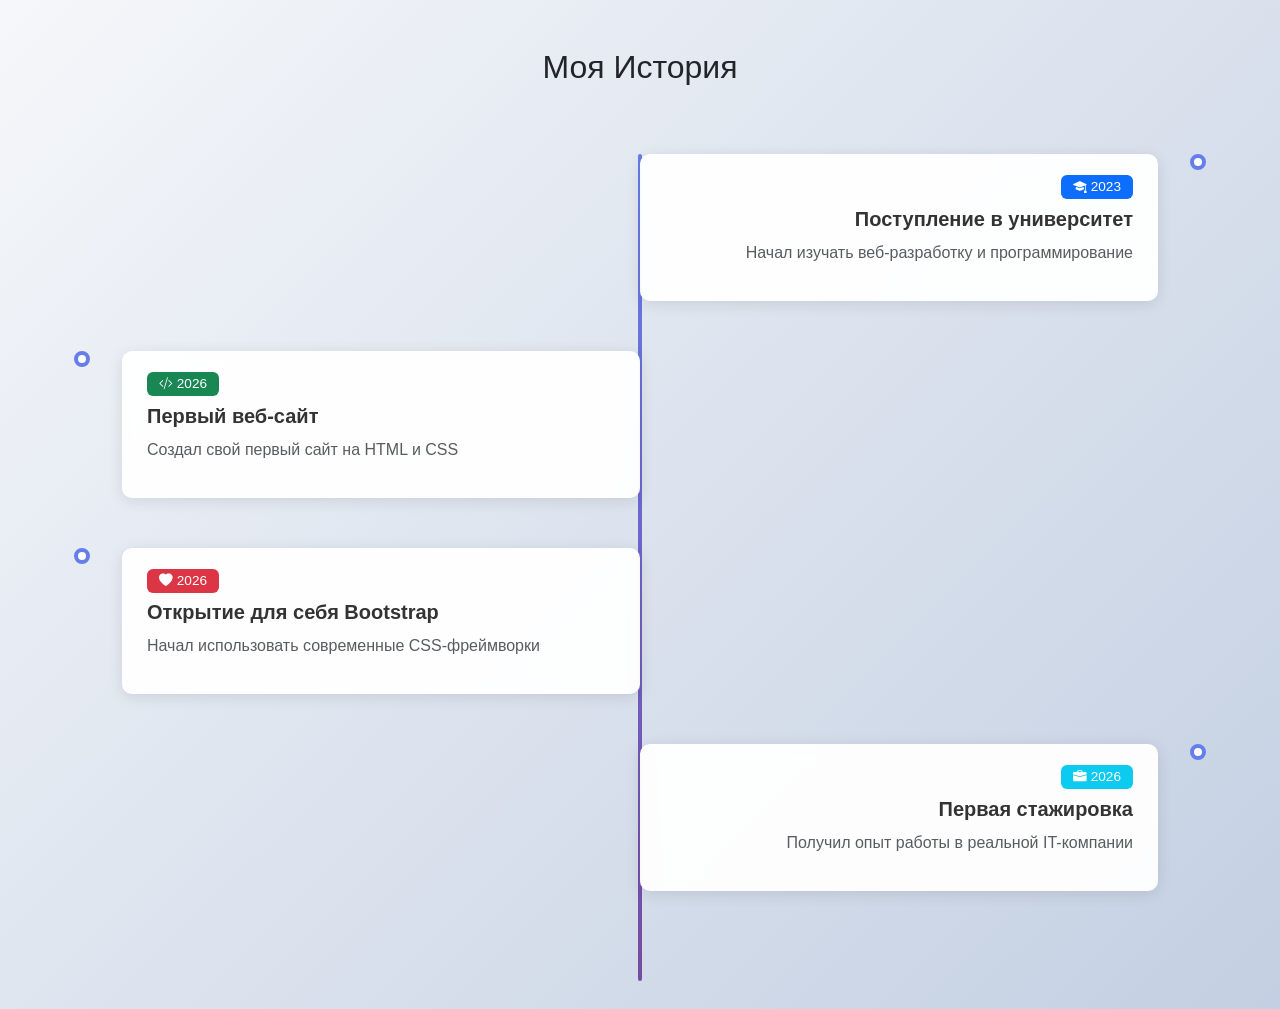
<file: timeline.html>
<!DOCTYPE html>
<html lang="ru">
<head>
    <meta charset="UTF-8">
    <meta name="viewport" content="width=device-width, initial-scale=1.0">
    <title>Моя история</title>
    <link href="https://cdn.jsdelivr.net/npm/bootstrap@5.3.8/dist/css/bootstrap.min.css" rel="stylesheet">
    <link rel="stylesheet" href="https://cdn.jsdelivr.net/npm/bootstrap-icons@1.11.3/font/bootstrap-icons.min.css">
    <link rel="stylesheet" href="custom.css">
</head>
<body>
    <div class="container my-5">
        <h2 class="text-center mb-5">Моя История</h2>

        <div class="timeline">
            
            <div class="timeline-item">
                <div class="timeline-content">
                    <span class="badge bg-primary mb-2">
                        <i class="bi bi-mortarboard-fill"></i> 2023
                    </span>
                    <h5>Поступление в университет</h5>
                    <p class="text-muted">Начал изучать веб-разработку и программирование</p>
                </div>
            </div>

            
            <div class="timeline-item timeline-item-left">
                <div class="timeline-content">
                    <span class="badge bg-success mb-2">
                        <i class="bi bi-code-slash"></i> 2026
                    </span>
                    <h5>Первый веб-сайт</h5>
                    <p class="text-muted">Создал свой первый сайт на HTML и CSS</p>
                </div>
            </div>

            
            <div class="timeline-item timeline-item-left">
                <div class="timeline-content">
                    <span class="badge bg-danger mb-2">
                        <i class="bi bi-heart-fill"></i> 2026
                    </span>
                    <h5>Открытие для себя Bootstrap</h5>
                    <p class="text-muted">Начал использовать современные CSS-фреймворки</p>
                </div>
            </div>

            
            <div class="timeline-item">
                <div class="timeline-content">
                    <span class="badge bg-info mb-2">
                        <i class="bi bi-briefcase-fill"></i> 2026
                    </span>
                    <h5>Первая стажировка</h5>
                    <p class="text-muted">Получил опыт работы в реальной IT-компании</p>
                </div>
            </div>
        </div>
    </div>

    <script src="https://cdn.jsdelivr.net/npm/bootstrap@5.3.8/dist/js/bootstrap.bundle.min.js"></script>
</body>
</html>
</file>
<file: custom.css>
body {
    font-family: "Segoe UI", Tahoma, Geneva, Verdana, sans-serif;
}


.navbar-brand {
    font-weight: bold;
    font-size: 1.5rem;
    letter-spacing: 1px;
}

.navbar-dark .navbar-nav .nav-link:hover {
    color: #ffc107 !important;
    transition: color 0.3s ease;
}


#home {
    background: linear-gradient(135deg, #667eea 0%, #764ba2 100%);
    color: white;
    min-height: 400px;
    display: flex;
    align-items: center;
}

#home h1 { color: white; }
#home .lead { color: rgba(255, 255, 255, 0.9); }
#home .btn {
    box-shadow: 0 4px 15px rgba(0, 0, 0, 0.2);
    transition: transform 0.3s ease;
}
#home .btn:hover {
    transform: translateY(-3px);
    box-shadow: 0 6px 20px rgba(0, 0, 0, 0.3);
}


.card {
    transition: transform 0.3s ease, box-shadow 0.3s ease;
}
.card:hover {
    transform: translateY(-10px);
    box-shadow: 0 10px 30px rgba(0, 0, 0, 0.15) !important;
}


.btn {
    border-radius: 25px;
    padding: 10px 30px;
    font-weight: 500;
    transition: all 0.3s ease;
}


.form-control:focus {
    border-color: #667eea;
    box-shadow: 0 0 0 0.2rem rgba(102, 126, 234, 0.25);
}


.badge {
    padding: 8px 15px;
    font-size: 0.9rem;
    font-weight: 500;
    transition: transform 0.2s ease;
}
.badge:hover {
    transform: scale(1.1);
    cursor: pointer;
}


.progress {
    height: 25px;
    border-radius: 15px;
    background-color: #e9ecef;
}
.progress-bar {
    border-radius: 15px;
    font-weight: bold;
    line-height: 25px;
}


.accordion-button:not(.collapsed) {
    background-color: #667eea;
    color: white;
}
.accordion-button:focus {
    box-shadow: none;
    border-color: #667eea;
}


footer {
    background-color: #212529;
    color: white;
    padding: 40px 0;
    margin-top: 80px;
}
footer h5 { color: #ffc107; margin-bottom: 20px; }
footer a {
    color: rgba(255, 255, 255, 0.7);
    text-decoration: none;
    transition: color 0.3s ease;
}
footer a:hover { color: #ffc107; }


@media (max-width: 768px) {
    #home { min-height: 300px; }
    #home h1 { font-size: 2rem; }
    .card { margin-bottom: 20px; }
}

body {
    background: linear-gradient(135deg, #f5f7fa 0%, #c3cfe2 100%);
    min-height: 100vh;
}

.timeline {
    position: relative;
    padding: 20px 0;
}


.timeline::before {
    content: '';
    position: absolute;
    left: 50%;
    transform: translateX(-50%);
    width: 4px;
    height: 100%;
    background: linear-gradient(180deg, #667eea 0%, #764ba2 100%);
    border-radius: 2px;
}


.timeline-item {
    position: relative;
    margin-bottom: 50px;
    width: 50%;
    padding-right: 40px;
    text-align: right;
    margin-left: 50%; 
}


.timeline-item-left {
    margin-left: 0 !important;
    padding-right: 0;
    padding-left: 40px;
    text-align: left;
}


.timeline-item::before {
    content: '';
    position: absolute;
    right: -8px;
    top: 0;
    width: 16px;
    height: 16px;
    background: white;
    border: 4px solid #667eea;
    border-radius: 50%;
    z-index: 1;
    transition: transform 0.3s ease; 
}


.timeline-item-left::before {
    right: auto;
    left: -8px;
}


.timeline-item:hover::before {
    transform: scale(1.5);
    background: #667eea;
}


.timeline-content {
    background: rgba(255, 255, 255, 0.95);
    backdrop-filter: blur(10px);
    padding: 20px 25px;
    border-radius: 10px;
    box-shadow: 0 3px 15px rgba(0, 0, 0, 0.1);
    transition: all 0.3s ease;
}

.timeline-content:hover {
    transform: translateY(-5px); /* РЕШЕНИЕ TODO */
    box-shadow: 0 8px 25px rgba(0, 0, 0, 0.15);
}

.timeline-content h5 {
    color: #333;
    margin-bottom: 10px;
    font-weight: 600;
}

.timeline-content .badge {
    font-size: 0.85rem;
    padding: 5px 12px;
}


@media (max-width: 768px) {
    .timeline::before { left: 20px; }
    .timeline-item,
    .timeline-item-left {
        width: 100%;
        margin-left: 0 !important;
        padding-left: 60px;
        padding-right: 0;
        text-align: left;
    }
    .timeline-item::before,
    .timeline-item-left::before {
        left: 12px;
        right: auto;
    }
}


@keyframes pulse {
    0%, 100% { box-shadow: 0 0 0 0 rgba(102, 126, 234, 0.7); }
    50% { box-shadow: 0 0 0 10px rgba(102, 126, 234, 0); }
}
.timeline-item::before {
    animation: pulse 2s infinite;
}
</file>
